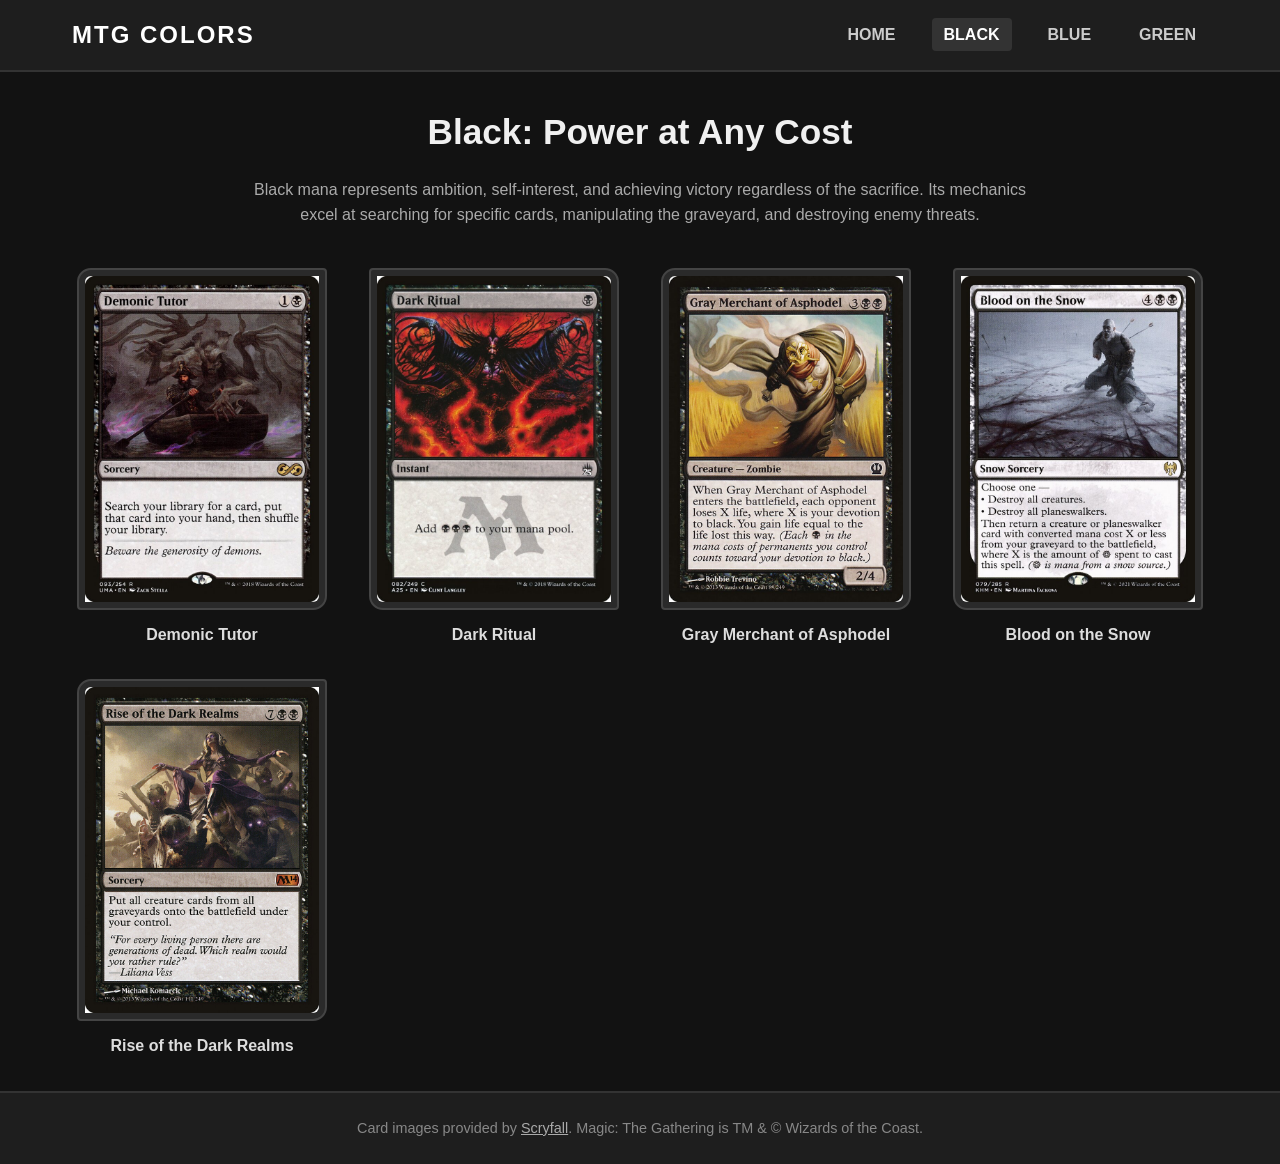
<file: black.html>
<!DOCTYPE html>
<html lang="en">
<head>
    <meta charset="UTF-8">
    <meta name="viewport" content="width=device-width, initial-scale=1.0">
    <title>MTG Favorite Colors - Black</title>
    <link rel="stylesheet" href="css/style.css">
</head>
<body>

    <a href="#main" class="skip-link">Skip to Main Content</a>

    <header>
        <nav class="nav-bar">
            <span class="logo">MTG COLORS</span>
            <ul class="nav-links">
                <li><a href="index.html">HOME</a></li>
                <li><a href="black.html" class="active">BLACK</a></li>
                <li><a href="blue.html">BLUE</a></li>
                <li><a href="green.html">GREEN</a></li>
            </ul>
        </nav>
    </header>

    <main id="main">
        <section class="intro">
            <h1>Black: Power at Any Cost</h1>
            <p>Black mana represents ambition, self-interest, and achieving victory regardless of the sacrifice. Its mechanics excel at searching for specific cards, manipulating the graveyard, and destroying enemy threats.</p>
        </section>

        <section class="gallery-grid">
            <figure class="card-item">
                <img src="images/dem-tutor.jpg" alt="Demonic Tutor Magic Card">
                <figcaption>Demonic Tutor</figcaption>
            </figure>

            <figure class="card-item">
                <img src="images/dark-rit.jpg" alt="Dark Ritual Magic Card">
                <figcaption>Dark Ritual</figcaption>
            </figure>

            <figure class="card-item">
                <img src="images/gary.jpg" alt="Gray Merchant of Asphodel Magic Card">
                <figcaption>Gray Merchant of Asphodel</figcaption>
            </figure>

            <figure class="card-item">
                <img src="images/blood-on-the-snow.jpg" alt="Blood on the Snow Magic Card">
                <figcaption>Blood on the Snow</figcaption>
            </figure>

            <figure class="card-item">
                <img src="images/rise.jpg" alt="Rise of the Dark Realms Magic Card">
                <figcaption>Rise of the Dark Realms</figcaption>
            </figure>
        </section>
    </main>

    <footer>
        <p>Card images provided by <a href="https://scryfall.com" target="_blank" rel="noopener">Scryfall</a>. Magic: The Gathering is TM & © Wizards of the Coast.</p>
    </footer>

</body>
</html>
</file>
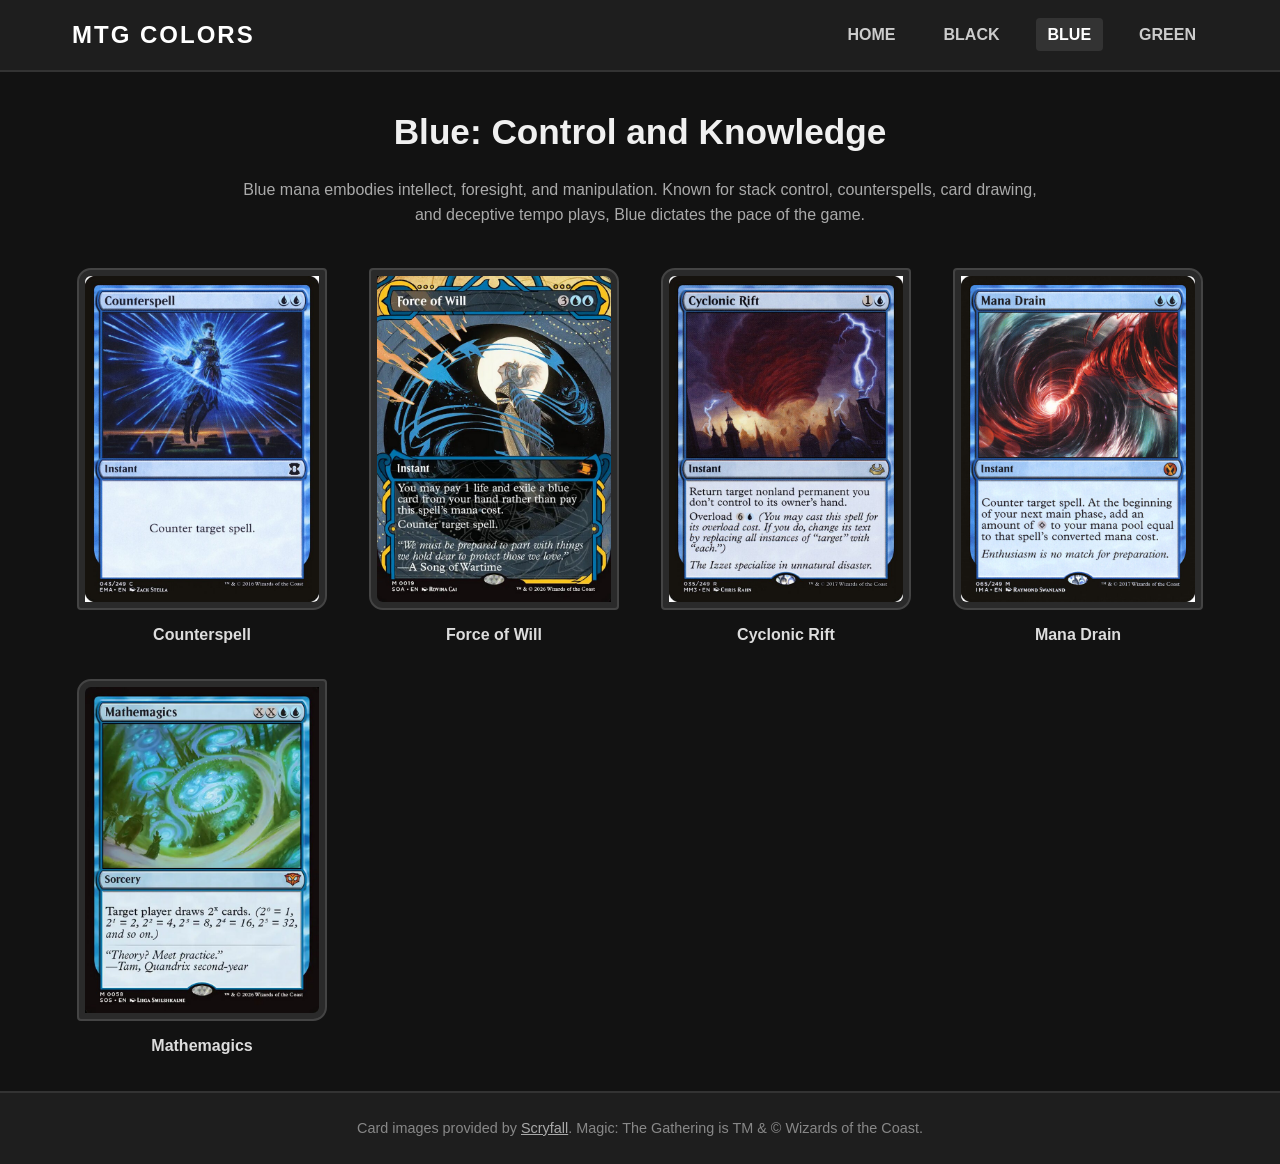
<file: blue.html>
<!DOCTYPE html>
<html lang="en">
<head>
    <meta charset="UTF-8">
    <meta name="viewport" content="width=device-width, initial-scale=1.0">
    <title>MTG Favorite Colors - Blue</title>
    <link rel="stylesheet" href="css/style.css">
</head>
<body>

    <a href="#main" class="skip-link">Skip to Main Content</a>

    <header>
        <nav class="nav-bar">
            <span class="logo">MTG COLORS</span>
            <ul class="nav-links">
                <li><a href="index.html">HOME</a></li>
                <li><a href="black.html">BLACK</a></li>
                <li><a href="blue.html" class="active">BLUE</a></li>
                <li><a href="green.html">GREEN</a></li>
            </ul>
        </nav>
    </header>

    <main id="main">
        <section class="intro">
            <h1>Blue: Control and Knowledge</h1>
            <p>Blue mana embodies intellect, foresight, and manipulation. Known for stack control, counterspells, card drawing, and deceptive tempo plays, Blue dictates the pace of the game.</p>
        </section>

        <section class="gallery-grid">
            <figure class="card-item">
                <img src="images/counterspell.jpg" alt="Counterspell Magic Card">
                <figcaption>Counterspell</figcaption>
            </figure>

            <figure class="card-item">
                <img src="images/force-of-will.jpg" alt="Force of Will Magic Card">
                <figcaption>Force of Will</figcaption>
            </figure>

            <figure class="card-item">
                <img src="images/cy-rift.jpg" alt="Cyclonic Rift Magic Card">
                <figcaption>Cyclonic Rift</figcaption>
            </figure>

            <figure class="card-item">
                <img src="images/mana-drain.jpg" alt="Mana Drain Magic Card">
                <figcaption>Mana Drain</figcaption>
            </figure>

            <figure class="card-item">
                <img src="images/math.jpg" alt="Mathemagics Magic Card">
                <figcaption>Mathemagics</figcaption>
            </figure>
        </section>
    </main>

    <footer>
        <p>Card images provided by <a href="https://scryfall.com" target="_blank" rel="noopener">Scryfall</a>. Magic: The Gathering is TM & © Wizards of the Coast.</p>
    </footer>

</body>
</html>
</file>
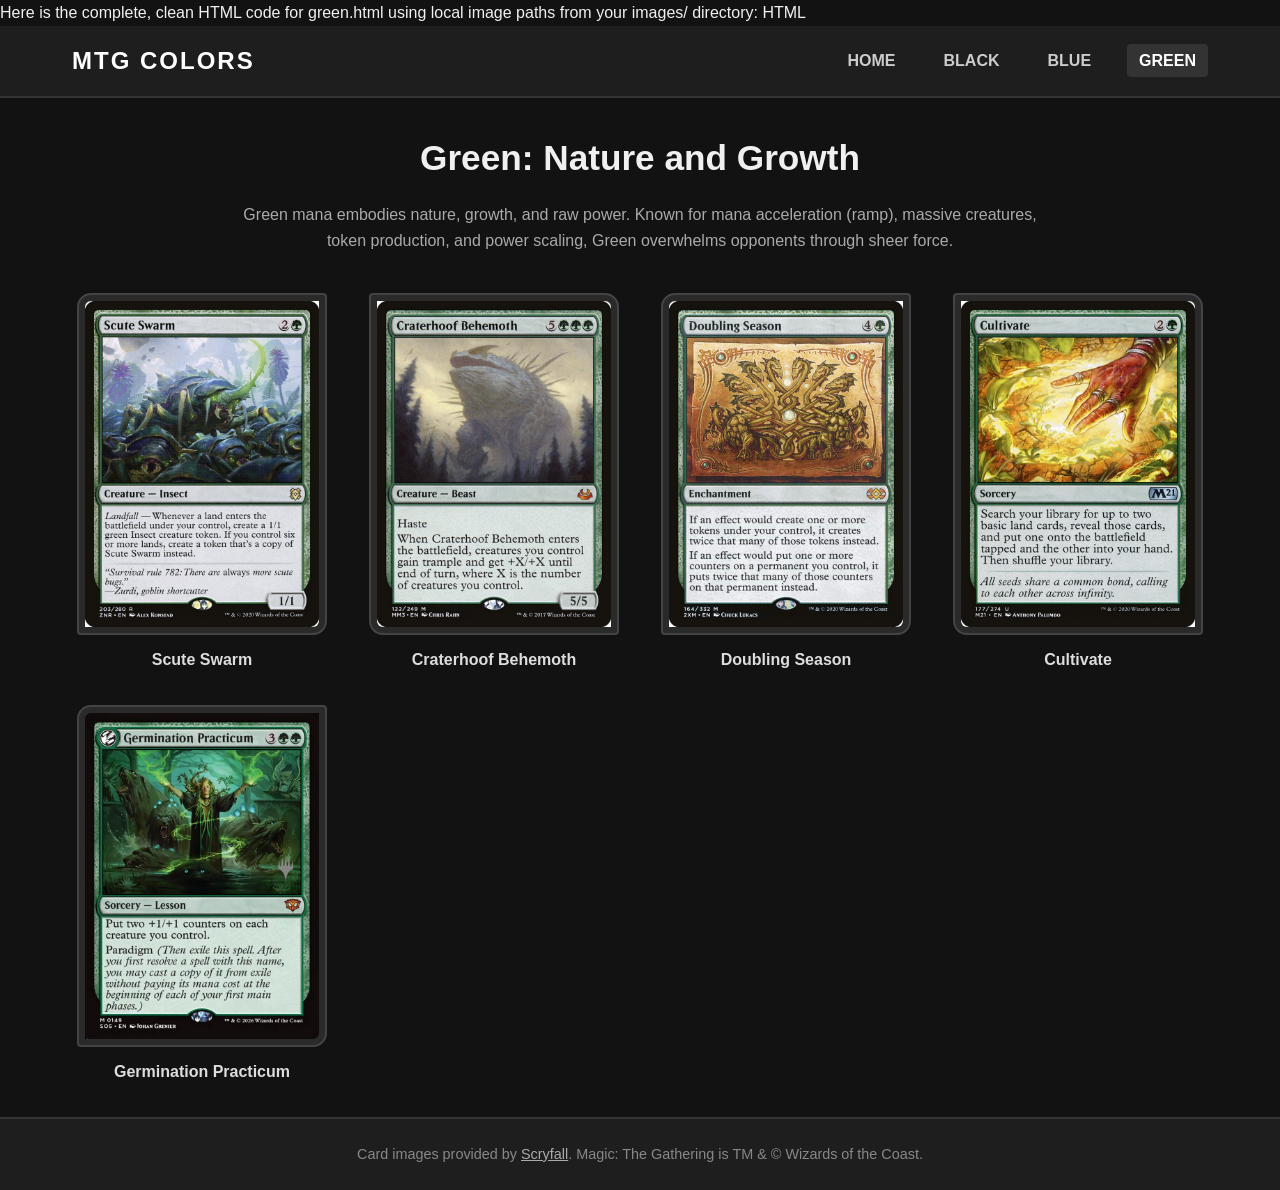
<file: green.html>
Here is the complete, clean HTML code for green.html using local image paths from your images/ directory:
HTML

<!DOCTYPE html>
<html lang="en">
<head>
    <meta charset="UTF-8">
    <meta name="viewport" content="width=device-width, initial-scale=1.0">
    <title>MTG Favorite Colors - Green</title>
    <link rel="stylesheet" href="css/style.css">
</head>
<body>

    <a href="#main" class="skip-link">Skip to Main Content</a>

    <header>
        <nav class="nav-bar">
            <span class="logo">MTG COLORS</span>
            <ul class="nav-links">
                <li><a href="index.html">HOME</a></li>
                <li><a href="black.html">BLACK</a></li>
                <li><a href="blue.html">BLUE</a></li>
                <li><a href="green.html" class="active">GREEN</a></li>
            </ul>
        </nav>
    </header>

    <main id="main">
        <section class="intro">
            <h1>Green: Nature and Growth</h1>
            <p>Green mana embodies nature, growth, and raw power. Known for mana acceleration (ramp), massive creatures, token production, and power scaling, Green overwhelms opponents through sheer force.</p>
        </section>

        <section class="gallery-grid">
            <figure class="card-item">
                <img src="images/swarm.jpg" alt="Scute Swarm Magic Card">
                <figcaption>Scute Swarm</figcaption>
            </figure>

            <figure class="card-item">
                <img src="images/craterhoof.jpg" alt="Craterhoof Behemoth Magic Card">
                <figcaption>Craterhoof Behemoth</figcaption>
            </figure>

            <figure class="card-item">
                <img src="images/dub-season.jpg" alt="Doubling Season Magic Card">
                <figcaption>Doubling Season</figcaption>
            </figure>

            <figure class="card-item">
                <img src="images/cultivate.jpg" alt="Cultivate Magic Card">
                <figcaption>Cultivate</figcaption>
            </figure>

            <figure class="card-item">
                <img src="images/germination.jpg" alt="Germination Practicum Magic Card">
                <figcaption>Germination Practicum</figcaption>
            </figure>
        </section>
    </main>

    <footer>
        <p>Card images provided by <a href="https://scryfall.com" target="_blank" rel="noopener">Scryfall</a>. Magic: The Gathering is TM & © Wizards of the Coast.</p>
    </footer>

</body>
</html>
</file>
<file: css/style.css>
* {
  box-sizing: border-box;
  margin: 0;
  padding: 0;
}

body {
  font-family: 'Segoe UI', Tahoma, Geneva, Verdana, sans-serif;
  line-height: 1.6;
  background-color: #121212;
  color: #f0f0f0;
  min-height: 100vh;
  display: flex;
  flex-direction: column;
}


.skip-link {
  position: absolute;
  top: -100px;
  left: 10px;
  background-color: #ffcc00;
  color: #000;
  padding: 8px 16px;
  text-decoration: none;
  font-weight: bold;
  border-radius: 4px;
  z-index: 100;
  transition: top 0.2s ease;
}

.skip-link:focus {
  top: 10px;
}


header {
  background-color: #1e1e1e;
  border-bottom: 2px solid #333;
}

.nav-bar {
  display: flex;
  justify-content: space-between;
  align-items: center;
  max-width: 1200px;
  margin: 0 auto;
  padding: 1rem 2rem;
}

.logo {
  font-size: 1.5rem;
  font-weight: bold;
  letter-spacing: 2px;
  color: #fff;
}

.nav-links {
  display: flex;
  list-style: none;
  gap: 1.5rem;
}

.nav-links a {
  color: #ccc;
  text-decoration: none;
  font-weight: 600;
  padding: 0.5rem 0.75rem;
  border-radius: 4px;
  transition: background-color 0.2s, color 0.2s;
}

.nav-links a:hover,
.nav-links a.active {
  color: #fff;
  background-color: #333;
}


main {
  flex: 1;
  max-width: 1200px;
  width: 100%;
  margin: 0 auto;
  padding: 2rem;
}

.intro {
  text-align: center;
  margin-bottom: 2.5rem;
}

.intro h1 {
  font-size: 2.2rem;
  margin-bottom: 1rem;
}

.intro p {
  max-width: 800px;
  margin: 0 auto;
  color: #aaa;
}


.color-hub {
  display: grid;
  grid-template-columns: repeat(auto-fit, minmax(280px, 1fr));
  gap: 2rem;
}

.color-card {
  background-color: #1e1e1e;
  padding: 1.5rem;
  border-radius: 8px;
  border: 1px solid #333;
  display: flex;
  flex-direction: column;
  justify-content: space-between;
}

.color-card h2 {
  margin-bottom: 0.75rem;
}

.color-card p {
  margin-bottom: 1.5rem;
  color: #bbb;
}

.btn {
  display: inline-block;
  text-align: center;
  background-color: #333;
  color: #fff;
  padding: 0.6rem 1.2rem;
  text-decoration: none;
  border-radius: 4px;
  font-weight: bold;
  transition: background-color 0.2s;
}

.btn:hover {
  background-color: #555;
}


.black-card h2 { color: #a3a3a3; }
.blue-card h2  { color: #4aa3df; }
.green-card h2 { color: #4caf50; }


.gallery-grid {
  display: grid;
  grid-template-columns: repeat(auto-fit, minmax(220px, 1fr));
  gap: 2rem;
  justify-items: center;
}

.card-item {
  display: flex;
  flex-direction: column;
  align-items: center;
}


.card-item img {
  width: 100%;
  max-width: 250px;      
  height: auto;           
  display: block;
  padding: 6px;           
  background-color: #2a2a2a;
  border: 2px solid #444; 
  transition: transform 0.3s ease, box-shadow 0.3s ease;
}


.card-item:nth-child(odd) img {
  border-radius: 14px 4px 14px 4px;
}

.card-item:nth-child(even) img {
  border-radius: 4px 14px 4px 14px;
}


.card-item img:hover {
  transform: translateY(-6px);
  box-shadow: 0 0 16px rgba(255, 255, 255, 0.45);
}

.card-item figcaption {
  margin-top: 0.75rem;
  font-weight: 600;
  text-align: center;
  color: #ddd;
}


footer {
  background-color: #1e1e1e;
  text-align: center;
  padding: 1.5rem;
  border-top: 2px solid #333;
  margin-top: auto;
  font-size: 0.9rem;
  color: #888;
}

footer a {
  color: #aaa;
}

footer a:hover {
  color: #fff;
}
</file>
